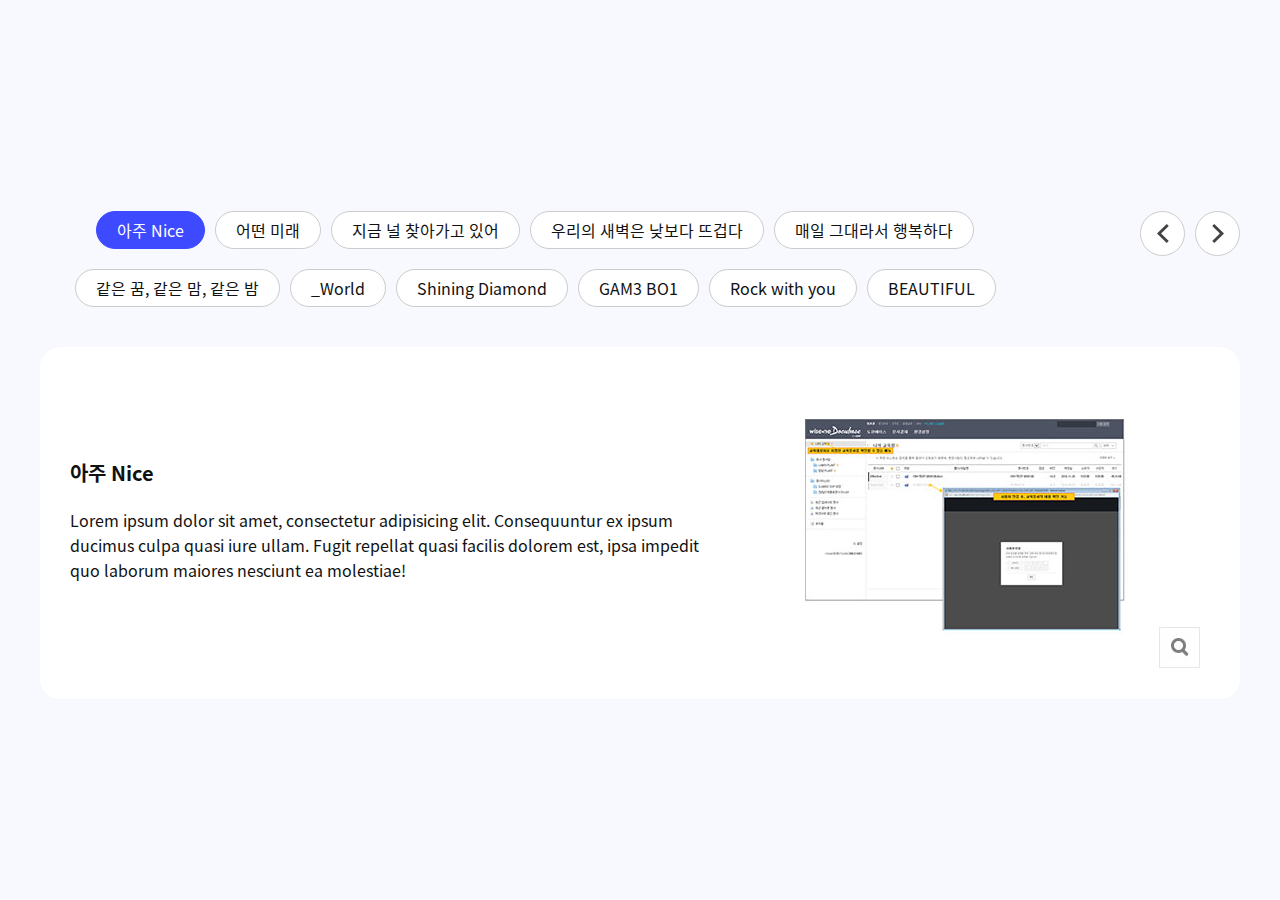
<file: index.html>
<!DOCTYPE html>
<html lang="en">
<head>
    <meta charset="UTF-8">
    <title>플러그인 없이 탭메뉴/슬라이드</title>
    <link rel="stylesheet" href="css/style.min.css">
    <link rel="icon" href="data:;base64,iVBORw0KGgo=">
</head>
<body>
    <div class="wrap">
        <div class="inner">
            <div class="tab_header">
                <ul class="tab_btns">
                    <li class="active"><a href="#none" class="btn">아주 Nice</a></li>
                    <li><a href="#none" class="btn">어떤 미래</a></li>
                    <li><a href="#none" class="btn">지금 널 찾아가고 있어</a></li>
                    <li><a href="#none" class="btn">우리의 새벽은 낮보다 뜨겁다</a></li>
                    <li><a href="#none" class="btn">매일 그대라서 행복하다</a></li>
                    <li><a href="#none" class="btn">같은 꿈, 같은 맘, 같은 밤</a></li>
                    <li><a href="#none" class="btn">_World</a></li>
                    <li><a href="#none" class="btn">Shining Diamond</a></li>
                    <li><a href="#none" class="btn">GAM3 BO1</a></li>
                    <li><a href="#none" class="btn">Rock with you</a></li>
                    <li><a href="#none" class="btn">BEAUTIFUL</a></li>
                </ul>
                <ul class="arrows">
                    <li class="prev"><a href="#none"><i class="arrow"></i></a></li>
                    <li class="next"><a href="#none"><i class="arrow"></i></a></li>
                </ul>
            </div>
            <ul class="tab_area">
                <li>
                    <div class="tab_area_box">
                        <div class="text_box">
                            <h3>아주 Nice</h3>
                            <p class="text">
                                Lorem ipsum dolor sit amet, consectetur adipisicing elit. Consequuntur ex ipsum ducimus culpa quasi iure ullam. Fugit repellat quasi facilis dolorem est, ipsa impedit quo laborum maiores nesciunt ea molestiae!
                            </p>
                        </div>
                        <figure class="img_box">
                            <img src="images/img_EDMS_func_1.jpg" alt="1번째 탭 이미지">
                            <a href="#none" class="photo_zoom"><img src="images/ico_EDMS_func_magnifying_glass.jpg" alt="돋보기 아이콘"></a>
                        </figure>
                    </div>
                </li>
                <li>
                    <div class="tab_area_box">
                        <div class="text_box">
                            <h3>어떤 미래</h3>
                            <p class="text">
                                Lorem ipsum dolor sit amet consectetur adipisicing elit. Rem ipsum, delectus veritatis aliquid ducimus quo enim totam, sint facilis at est ipsam atque. Error assumenda nostrum blanditiis possimus voluptatem iste!
                            </p>
                        </div>
                        <figure class="img_box">
                            <img src="images/img_EDMS_func_2.jpg" alt="2번째 탭 이미지">
                            <a href="#none" class="photo_zoom"><img src="images/ico_EDMS_func_magnifying_glass.jpg" alt="돋보기 아이콘"></a>
                        </figure>
                    </div>
                </li>
                <li>
                    <div class="tab_area_box">
                        <div class="text_box">
                            <h3>지금 널 찾아가고 있어</h3>
                            <p class="text">
                                Lorem ipsum dolor, sit amet consectetur adipisicing elit. Eum, reprehenderit dolor. Nobis maiores deleniti ab itaque repudiandae optio perferendis consectetur quas pariatur fugiat, modi tempore sint accusantium ipsam eos ipsa.
                            </p>
                        </div>
                        <figure class="img_box">
                            <img src="images/img_EDMS_func_3.jpg" alt="3번째 탭 이미지">
                            <a href="#none" class="photo_zoom"><img src="images/ico_EDMS_func_magnifying_glass.jpg" alt="돋보기 아이콘"></a>
                        </figure>
                    </div>
                </li>
                <li>
                    <div class="tab_area_box">
                        <div class="text_box">
                            <h3>우리의 새벽은 낮보다 뜨겁다</h3>
                            <p class="text">
                                Lorem ipsum dolor sit amet consectetur, adipisicing elit. Saepe numquam asperiores laboriosam fuga, animi et dignissimos quis reprehenderit necessitatibus ab obcaecati, nam dolore cumque, ex atque similique corrupti odio? Quos.
                            </p>
                        </div>
                        <figure class="img_box">
                            <img src="images/img_EDMS_func_4.jpg" alt="4번째 탭 이미지">
                            <a href="#none" class="photo_zoom"><img src="images/ico_EDMS_func_magnifying_glass.jpg" alt="돋보기 아이콘"></a>
                        </figure>
                    </div>
                </li>
                <li>
                    <div class="tab_area_box">
                        <div class="text_box">
                            <h3>매일 그대라서 행복하다</h3>
                            <p class="text">
                                Lorem ipsum dolor sit amet consectetur adipisicing elit. Quis sapiente libero nostrum, ipsum, architecto, recusandae aut pariatur quod fugiat facilis et alias! Quos corporis, eligendi pariatur itaque aliquid consectetur consequatur!
                            </p>
                        </div>
                        <figure class="img_box">
                            <img src="images/img_EDMS_func_5.jpg" alt="5번째 탭 이미지">
                            <a href="#none" class="photo_zoom"><img src="images/ico_EDMS_func_magnifying_glass.jpg" alt="돋보기 아이콘"></a>
                        </figure>
                    </div>
                </li>
                <li>
                    <div class="tab_area_box">
                        <div class="text_box">
                            <h3>같은 꿈, 같은 맘, 같은 밤</h3>
                            <p class="text">
                                Lorem ipsum dolor sit, amet consectetur adipisicing elit. Ipsum molestiae minus quisquam cumque voluptatem fuga dicta, sit aut optio est quo unde mollitia, voluptate perferendis, pariatur delectus temporibus veritatis debitis!
                            </p>
                        </div>
                        <figure class="img_box">
                            <img src="images/img_EDMS_func_6.jpg" alt="6번째 탭 이미지">
                            <a href="#none" class="photo_zoom"><img src="images/ico_EDMS_func_magnifying_glass.jpg" alt="돋보기 아이콘"></a>
                        </figure>
                    </div>
                </li>
                <li>
                    <div class="tab_area_box">
                        <div class="text_box">
                            <h3>_World</h3>
                            <p class="text">
                                Lorem ipsum dolor sit amet consectetur adipisicing elit. Esse reiciendis tempora ut hic cupiditate praesentium cum omnis ullam corrupti, in dolorem labore quod, maxime suscipit animi aliquid autem eius neque.
                            </p>
                        </div>
                        <figure class="img_box">
                            <img src="images/img_EDMS_func_7.jpg" alt="7번째 탭 이미지">
                            <a href="#none" class="photo_zoom"><img src="images/ico_EDMS_func_magnifying_glass.jpg" alt="돋보기 아이콘"></a>
                        </figure>
                    </div>
                </li>
                <li>
                    <div class="tab_area_box">
                        <div class="text_box">
                            <h3>Shining Diamond</h3>
                            <p class="text">
                                Lorem ipsum, dolor sit amet consectetur adipisicing elit. Eos quisquam illum cum quasi quae quidem, fugit quam neque nulla, accusantium incidunt. Tempora saepe ad corporis nemo perspiciatis quam molestias quia?
                            </p>
                        </div>
                        <figure class="img_box">
                            <img src="images/img_EDMS_func_8.jpg" alt="8번째 탭 이미지">
                            <a href="#none" class="photo_zoom"><img src="images/ico_EDMS_func_magnifying_glass.jpg" alt="돋보기 아이콘"></a>
                        </figure>
                    </div>
                </li>
                <li>
                    <div class="tab_area_box">
                        <div class="text_box">
                            <h3>GAM3 BO1</h3>
                            <p class="text">
                                Lorem ipsum dolor sit amet consectetur adipisicing elit. Rerum tenetur vitae a laudantium sapiente cupiditate architecto minima tempora, at quos totam nisi sit numquam odit repellendus, id, cumque natus vel.
                            </p>
                        </div>
                        <figure class="img_box">
                            <img src="images/img_EDMS_func_9.jpg" alt="9번째 탭 이미지">
                            <a href="#none" class="photo_zoom"><img src="images/ico_EDMS_func_magnifying_glass.jpg" alt="돋보기 아이콘"></a>
                        </figure>
                    </div>
                </li>
                <li>
                    <div class="tab_area_box">
                        <div class="text_box">
                            <h3>Rock with you</h3>
                            <p class="text">
                                Lorem ipsum, dolor sit amet consectetur adipisicing elit. Obcaecati, voluptatum dicta fuga aliquid consectetur distinctio pariatur reprehenderit nisi rerum, dolorum veritatis perferendis fugit aut incidunt, enim hic saepe necessitatibus harum.
                            </p>
                        </div>
                        <figure class="img_box">
                            <img src="images/img_EDMS_func_10.jpg" alt="10번째 탭 이미지">
                            <a href="#none" class="photo_zoom"><img src="images/ico_EDMS_func_magnifying_glass.jpg" alt="돋보기 아이콘"></a>
                        </figure>
                    </div>
                </li>
                <li>
                    <div class="tab_area_box">
                        <div class="text_box">
                            <h3>BEAUTIFUL</h3>
                            <p class="text">
                                Lorem ipsum dolor sit amet consectetur, adipisicing elit. Incidunt harum vel quos animi possimus unde nobis qui ipsa atque consequuntur, odit, amet illo eius corporis! Beatae, doloremque! Veritatis, vitae non.
                            </p>
                        </div>
                        <figure class="img_box">
                            <img src="images/img_EDMS_func_11.jpg" alt="11번째 탭 이미지">
                            <a href="#none" class="photo_zoom"><img src="images/ico_EDMS_func_magnifying_glass.jpg" alt="돋보기 아이콘"></a>
                        </figure>
                    </div>
                </li>
            </ul>
        </div>
        <div class="popup" id="layer_popup">
            <div class="popup_back">
                <div class="popup_wrap">
                    <a href="#none" class="popup_close"><img src="/images/btn_EDMS_close.png" alt="팝업 닫기"></a>
                    <figure>
                        <!-- <img src="images/img_EDMS_func_1_big.jpg" alt=""> -->
                    </figure>
                </div>
            </div>
        </div>
    </div>
    <script src="js/jquery.min.js"></script>
    <script src="js/script.js"></script>
</body>
</html>
</file>
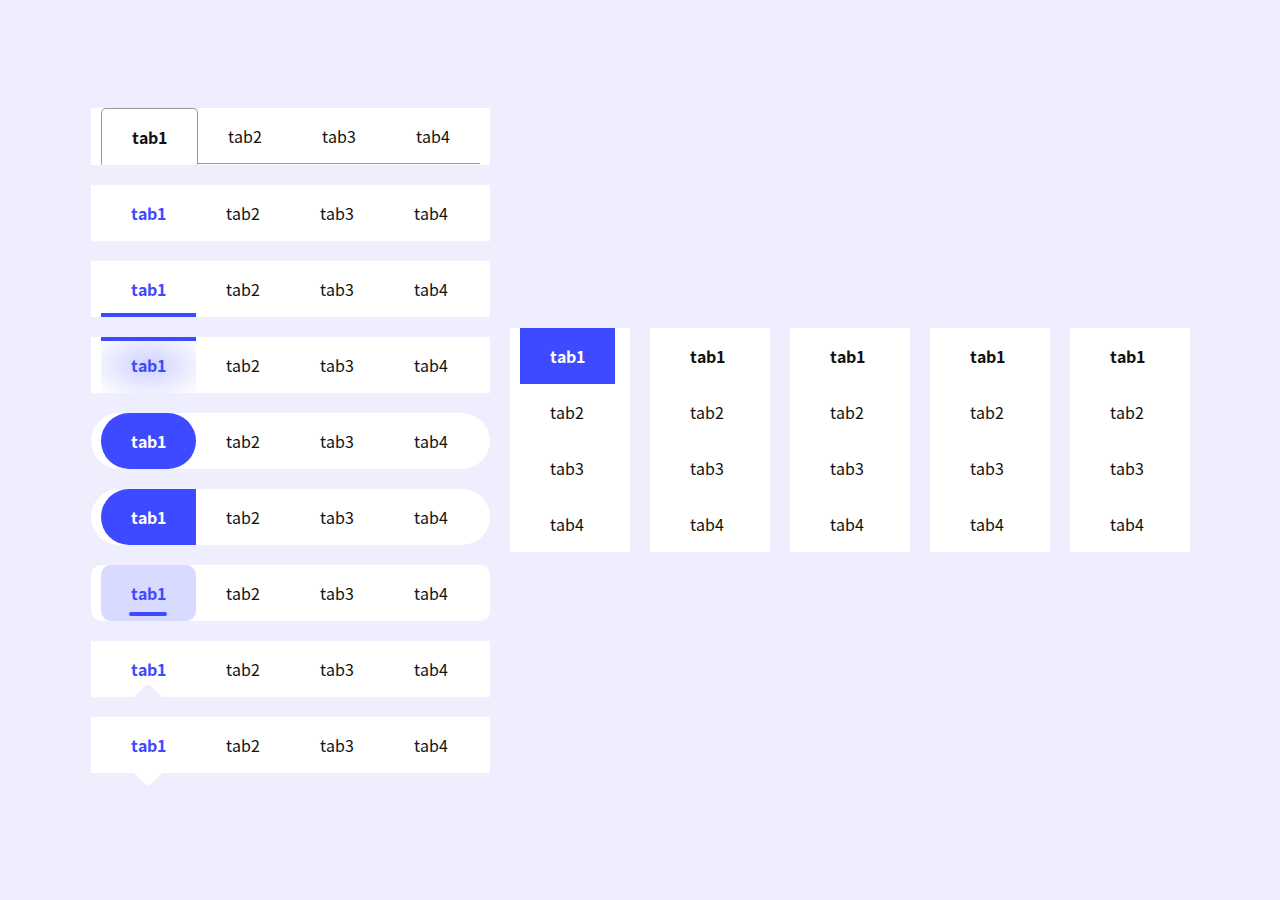
<file: tab_style.html>
<!DOCTYPE html>
<html lang="ko">
<head>
    <meta charset="UTF-8">
    <title>탭메뉴 스타일 구현</title>
    <link rel="stylesheet" href="css/style_02.min.css">
    <link rel="icon" href="data:;base64,iVBORw0KGgo=">
</head>
<body>
    <div class="wrap">
        <div class="inner">
            <div class="tab_01">
                <ul class="tab tab_style_01">
                    <li class="active"><a href="#none">tab1</a></li>
                    <li><a href="#none">tab2</a></li>
                    <li><a href="#none">tab3</a></li>
                    <li><a href="#none">tab4</a></li>
                </ul>
                <ul class="tab tab_style_02">
                    <li class="active"><a href="#none">tab1</a></li>
                    <li><a href="#none">tab2</a></li>
                    <li><a href="#none">tab3</a></li>
                    <li><a href="#none">tab4</a></li>
                </ul>
                <ul class="tab tab_style_03">
                    <li class="active"><a href="#none">tab1</a></li>
                    <li><a href="#none">tab2</a></li>
                    <li><a href="#none">tab3</a></li>
                    <li><a href="#none">tab4</a></li>
                </ul>
                <ul class="tab tab_style_04">
                    <li class="active"><a href="#none">tab1</a></li>
                    <li><a href="#none">tab2</a></li>
                    <li><a href="#none">tab3</a></li>
                    <li><a href="#none">tab4</a></li>
                </ul>
                <ul class="tab tab_style_05">
                    <li class="active"><a href="#none">tab1</a></li>
                    <li><a href="#none">tab2</a></li>
                    <li><a href="#none">tab3</a></li>
                    <li><a href="#none">tab4</a></li>
                </ul>
                <ul class="tab tab_style_06">
                    <li class="active"><a href="#none">tab1</a></li>
                    <li><a href="#none">tab2</a></li>
                    <li><a href="#none">tab3</a></li>
                    <li><a href="#none">tab4</a></li>
                </ul>
                <ul class="tab tab_style_07">
                    <li class="active"><a href="#none">tab1</a></li>
                    <li><a href="#none">tab2</a></li>
                    <li><a href="#none">tab3</a></li>
                    <li><a href="#none">tab4</a></li>
                </ul>
                <ul class="tab tab_style_08">
                    <li class="active"><a href="#none">tab1</a></li>
                    <li><a href="#none">tab2</a></li>
                    <li><a href="#none">tab3</a></li>
                    <li><a href="#none">tab4</a></li>
                </ul>
                <ul class="tab tab_style_09">
                    <li class="active"><a href="#none">tab1</a></li>
                    <li><a href="#none">tab2</a></li>
                    <li><a href="#none">tab3</a></li>
                    <li><a href="#none">tab4</a></li>
                </ul>
            </div>
            <div class="tab_02">
                <ul class="tab tab_style_01">
                    <li class="active"><a href="#none">tab1</a></li>
                    <li><a href="#none">tab2</a></li>
                    <li><a href="#none">tab3</a></li>
                    <li><a href="#none">tab4</a></li>
                </ul>
                <ul class="tab tab_style_02">
                    <li class="active"><a href="#none">tab1</a></li>
                    <li><a href="#none">tab2</a></li>
                    <li><a href="#none">tab3</a></li>
                    <li><a href="#none">tab4</a></li>
                </ul>
                <ul class="tab tab_style_03">
                    <li class="active"><a href="#none">tab1</a></li>
                    <li><a href="#none">tab2</a></li>
                    <li><a href="#none">tab3</a></li>
                    <li><a href="#none">tab4</a></li>
                </ul>
                <ul class="tab tab_style_04">
                    <li class="active"><a href="#none">tab1</a></li>
                    <li><a href="#none">tab2</a></li>
                    <li><a href="#none">tab3</a></li>
                    <li><a href="#none">tab4</a></li>
                </ul>
                <ul class="tab tab_style_05">
                    <li class="active"><a href="#none">tab1</a></li>
                    <li><a href="#none">tab2</a></li>
                    <li><a href="#none">tab3</a></li>
                    <li><a href="#none">tab4</a></li>
                </ul>
            </div>
        </div>
    </div>
    <script src="js/jquery.min.js"></script>
    <script src="js/script_02.js"></script>
</body>
</html>
</file>
<file: css/style.min.css>
*{box-sizing:border-box}html,body,div,span,applet,object,iframe,h1,h2,h3,h4,h5,h6,p,blockquote,pre,a,abbr,acronym,address,big,cite,code,del,dfn,em,img,ins,kbd,q,s,samp,small,strike,strong,sub,sup,tt,var,b,u,i,center,dl,dt,dd,ol,ul,li,fieldset,form,label,legend,table,caption,tbody,tfoot,thead,tr,th,td,article,aside,canvas,details,embed,figure,figcaption,footer,header,hgroup,menu,nav,output,ruby,section,summary,time,mark,audio,video,::placeholder,input,select,option,textarea{margin:0;padding:0;border:0;color:#111;font-size:100%;font-family:"NotoSansKR","Montserrat",sans-serif;font-style:normal;vertical-align:baseline}article,aside,details,figcaption,figure,footer,header,hgroup,menu,nav,section{display:block}body{line-height:1}ol,ul{list-style:none}blockquote,q{quotes:none}blockquote:before,blockquote:after,q:before,q:after{content:"";content:none}table{border-collapse:collapse;border-spacing:0}a{text-decoration:none}input:focus,select:focus,textarea:focus{outline:none}@font-face{font-family:"Montserrat";font-style:normal;font-weight:100;src:url("../fonts/Montserrat-Thin.ttf") format("truetype")}@font-face{font-family:"Montserrat";font-style:normal;font-weight:200;src:url("../fonts/Montserrat-ExtraLight.ttf") format("truetype")}@font-face{font-family:"Montserrat";font-style:normal;font-weight:300;src:url("../fonts/Montserrat-Light.ttf") format("truetype")}@font-face{font-family:"Montserrat";font-style:normal;font-weight:400;src:url("../fonts/Montserrat-Regular.ttf") format("truetype")}@font-face{font-family:"Montserrat";font-style:normal;font-weight:500;src:url("../fonts/Montserrat-Medium.ttf") format("truetype")}@font-face{font-family:"Montserrat";font-style:normal;font-weight:600;src:url("../fonts/Montserrat-SemiBold.ttf") format("truetype")}@font-face{font-family:"Montserrat";font-style:normal;font-weight:700;src:url("../fonts/Montserrat-Bold.ttf") format("truetype")}@font-face{font-family:"Montserrat";font-style:normal;font-weight:800;src:url("../fonts/Montserrat-ExtraBold.ttf") format("truetype")}@font-face{font-family:"Montserrat";font-style:normal;font-weight:900;src:url("../fonts/Montserrat-Black.ttf") format("truetype")}@font-face{font-family:"NotoSansKR";font-style:normal;font-weight:100;src:url("../fonts/NotoSansKR-Thin.woff") format("woff")}@font-face{font-family:"NotoSansKR";font-style:normal;font-weight:300;src:url("../fonts/NotoSansKR-Light.woff") format("woff")}@font-face{font-family:"NotoSansKR";font-style:normal;font-weight:400;src:url("../fonts/NotoSansKR-Regular.woff") format("woff")}@font-face{font-family:"NotoSansKR";font-style:normal;font-weight:500;src:url("../fonts/NotoSansKR-Medium.woff") format("woff")}@font-face{font-family:"NotoSansKR";font-style:normal;font-weight:700;src:url("../fonts/NotoSansKR-Bold.woff") format("woff")}@font-face{font-family:"NotoSansKR";font-style:normal;font-weight:900;src:url("../fonts/NotoSansKR-Black.woff") format("woff")}.ft14{font-size:14px}.ft15{font-size:15px}.ft16{font-size:16px}.ft18{font-size:18px}.ft20{font-size:20px}.ft22{font-size:22px}.ft24{font-size:24px}.ft26{font-size:26px}.ft30{font-size:30px}.t-left{text-align:left}.t-center{text-align:center}.t-right{text-align:right}.pt0{padding-top:0 !important}.pt5{padding-top:5px !important}.pt10{padding-top:10px !important}.pt15{padding-top:15px !important}.pt20{padding-top:20px !important}.pt25{padding-top:25px !important}.pt30{padding-top:30px !important}.pt35{padding-top:35px !important}.pt40{padding-top:40px !important}.pt45{padding-top:45px !important}.pt50{padding-top:50px !important}.pt55{padding-top:55px !important}.pt60{padding-top:60px !important}.pt65{padding-top:65px !important}.pt70{padding-top:70px !important}.pt75{padding-top:75px !important}.pt80{padding-top:80px !important}.pt85{padding-top:85px !important}.pt90{padding-top:90px !important}.pt95{padding-top:95px !important}.pt100{padding-top:100px !important}.pb0{padding-bottom:0 !important}.pb5{padding-bottom:5px !important}.pb10{padding-bottom:10px !important}.pb15{padding-bottom:15px !important}.pb20{padding-bottom:20px !important}.pb25{padding-bottom:25px !important}.pb30{padding-bottom:30px !important}.pb35{padding-bottom:35px !important}.pb40{padding-bottom:40px !important}.pb45{padding-bottom:45px !important}.pb50{padding-bottom:50px !important}.pb55{padding-bottom:55px !important}.pb60{padding-bottom:60px !important}.pb65{padding-bottom:65px !important}.pb70{padding-bottom:70px !important}.pb75{padding-bottom:75px !important}.pb80{padding-bottom:80px !important}.pb85{padding-bottom:85px !important}.pb90{padding-bottom:90px !important}.pb95{padding-bottom:95px !important}.pb100{padding-bottom:100px !important}.pl0{padding-left:0px !important}.pl5{padding-left:5px !important}.pl10{padding-left:10px !important}.pl15{padding-left:15px !important}.pl20{padding-left:20px !important}.pl25{padding-left:25px !important}.pl30{padding-left:30px !important}.pl35{padding-left:35px !important}.pl40{padding-left:40px !important}.pl45{padding-left:45px !important}.pl50{padding-left:50px !important}.pl55{padding-left:55px !important}.pl60{padding-left:60px !important}.pl65{padding-left:65px !important}.pl70{padding-left:70px !important}.pl75{padding-left:75px !important}.pl80{padding-left:80px !important}.pl85{padding-left:85px !important}.pl90{padding-left:90px !important}.pl95{padding-left:95px !important}.pl100{padding-left:100px !important}.pr0{padding-right:0px !important}.pr5{padding-right:5px !important}.pr10{padding-right:10px !important}.pr15{padding-right:15px !important}.pr20{padding-right:20px !important}.pr25{padding-right:25px !important}.pr30{padding-right:30px !important}.pr35{padding-right:35px !important}.pr40{padding-right:40px !important}.pr45{padding-right:45px !important}.pr50{padding-right:50px !important}.pr55{padding-right:55px !important}.pr60{padding-right:60px !important}.pr65{padding-right:65px !important}.pr70{padding-right:70px !important}.pr75{padding-right:75px !important}.pr80{padding-right:80px !important}.pr85{padding-right:85px !important}.pr90{padding-right:90px !important}.pr95{padding-right:95px !important}.pr100{padding-right:100px !important}.mt0{margin-top:0px !important}.mt5{margin-top:5px !important}.mt10{margin-top:10px !important}.mt15{margin-top:15px !important}.mt20{margin-top:20px !important}.mt25{margin-top:25px !important}.mt30{margin-top:30px !important}.mt35{margin-top:35px !important}.mt40{margin-top:40px !important}.mt45{margin-top:45px !important}.mt50{margin-top:50px !important}.mt55{margin-top:55px !important}.mt60{margin-top:60px !important}.mt65{margin-top:65px !important}.mt70{margin-top:70px !important}.mt75{margin-top:75px !important}.mt80{margin-top:80px !important}.mt85{margin-top:85px !important}.mt90{margin-top:90px !important}.mt95{margin-top:95px !important}.mt100{margin-top:100px !important}.mt150{margin-top:150px !important}.mb0{margin-bottom:0px !important}.mb5{margin-bottom:5px !important}.mb10{margin-bottom:10px !important}.mb12{margin-bottom:12px !important}.mb15{margin-bottom:15px !important}.mb20{margin-bottom:20px !important}.mb25{margin-bottom:25px !important}.mb30{margin-bottom:30px !important}.mb35{margin-bottom:35px !important}.mb40{margin-bottom:40px !important}.mb45{margin-bottom:45px !important}.mb50{margin-bottom:50px !important}.mb55{margin-bottom:55px !important}.mb60{margin-bottom:60px !important}.mb65{margin-bottom:65px !important}.mb70{margin-bottom:70px !important}.mb75{margin-bottom:75px !important}.mb80{margin-bottom:80px !important}.mb85{margin-bottom:85px !important}.mb90{margin-bottom:90px !important}.mb95{margin-bottom:95px !important}.mb100{margin-bottom:100px !important}.ml0{margin-left:0px !important}.ml5{margin-left:5px !important}.ml10{margin-left:10px !important}.ml15{margin-left:15px !important}.ml20{margin-left:20px !important}.ml25{margin-left:25px !important}.ml30{margin-left:30px !important}.ml35{margin-left:35px !important}.ml40{margin-left:40px !important}.ml45{margin-left:45px !important}.ml50{margin-left:50px !important}.ml55{margin-left:55px !important}.ml60{margin-left:60px !important}.ml65{margin-left:65px !important}.ml70{margin-left:70px !important}.ml75{margin-left:75px !important}.ml80{margin-left:80px !important}.ml85{margin-left:85px !important}.ml90{margin-left:90px !important}.ml95{margin-left:95px !important}.ml100{margin-left:100px !important}.mr0{margin-right:0px !important}.mr5{margin-right:5px !important}.mr10{margin-right:10px !important}.mr15{margin-right:15px !important}.mr20{margin-right:20px !important}.mr25{margin-right:25px !important}.mr30{margin-right:30px !important}.mr35{margin-right:35px !important}.mr40{margin-right:40px !important}.mr45{margin-right:45px !important}.mr50{margin-right:50px !important}.mr55{margin-right:55px !important}.mr60{margin-right:60px !important}.mr65{margin-right:65px !important}.mr70{margin-right:70px !important}.mr75{margin-right:75px !important}.mr80{margin-right:80px !important}.mr85{margin-right:85px !important}.mr90{margin-right:90px !important}.mr95{margin-right:95px !important}.mr100{margin-right:100px !important}.p0{padding:0 !important}.m0{margin:0 !important}.wrap{display:flex;align-items:center;justify-content:center;height:100vh;background-color:#f8f8ff}.inner{position:relative;width:1200px;border-radius:20px}.tab_header{display:flex;justify-content:space-between}.tab_btns{display:flex;align-items:center;justify-content:center;flex-wrap:wrap;padding-right:210px}.tab_btns li{margin:10px 5px}.tab_btns li.active .btn{border:#eee;color:#fff;border:1px solid #3d4aff;background-color:#3d4aff}.tab_btns li .btn{display:block;padding:10px 20px;border:1px solid #ccc;border-radius:50px;text-align:center;background-color:#fff}.tab_btns li .btn:hover{border-color:rgba(61,74,255,.6)}.tab_area{margin-top:30px;padding:40px 50px 40px 30px;border-radius:20px;background-color:#fff}.tab_area li{display:none}.tab_area li:first-child{display:block}.tab_area_box{display:flex;align-items:center;justify-content:space-between}.tab_area .text_box h3{font-size:20px}.tab_area .text_box .text{margin-top:25px;font-size:16px;line-height:25px;word-break:keep-all}.tab_area .img_box{position:relative}.tab_area .img_box img{margin-left:20px}.tab_area .img_box .photo_zoom{display:block;position:absolute;right:-10px;bottom:-10px}.tab_area .img_box .photo_zoom img{margin-left:0}.arrows{position:relative}.arrows .next,.arrows .prev{position:absolute;top:10px;right:55px}.arrows .next a,.arrows .prev a{display:block;width:45px;height:45px;padding:12px 0;border-radius:50%;border:1px solid #ccc;background-color:#fff}.arrows .next a:hover,.arrows .prev a:hover{border-color:#888}.arrows .next{right:0}.arrows .next .arrow{background-position:-12px 0}.arrows .arrow{display:block;width:12px;height:19px;margin:0 auto;background:url("/images/btn_EDMS_func.png") no-repeat}.popup#layer_popup{display:none}.popup_back{display:flex;align-items:center;justify-content:center;position:absolute;width:100%;height:100%;top:0;left:0;background-color:rgba(17,17,17,.1)}.popup_wrap{position:relative;width:1200px;padding:20px 25px;background-color:#fff}.popup_close{display:block;position:absolute;top:20px;right:25px}
</file>
<file: css/style_02.min.css>
*{box-sizing:border-box}html,body,div,span,applet,object,iframe,h1,h2,h3,h4,h5,h6,p,blockquote,pre,a,abbr,acronym,address,big,cite,code,del,dfn,em,img,ins,kbd,q,s,samp,small,strike,strong,sub,sup,tt,var,b,u,i,center,dl,dt,dd,ol,ul,li,fieldset,form,label,legend,table,caption,tbody,tfoot,thead,tr,th,td,article,aside,canvas,details,embed,figure,figcaption,footer,header,hgroup,menu,nav,output,ruby,section,summary,time,mark,audio,video,::placeholder,input,select,option,textarea{margin:0;padding:0;border:0;color:#111;font-size:100%;font-family:"NotoSansKR","Montserrat",sans-serif;font-style:normal;vertical-align:baseline}article,aside,details,figcaption,figure,footer,header,hgroup,menu,nav,section{display:block}body{line-height:1}ol,ul{list-style:none}blockquote,q{quotes:none}blockquote:before,blockquote:after,q:before,q:after{content:"";content:none}table{border-collapse:collapse;border-spacing:0}a{text-decoration:none}input:focus,select:focus,textarea:focus{outline:none}@font-face{font-family:"Montserrat";font-style:normal;font-weight:100;src:url("../fonts/Montserrat-Thin.ttf") format("truetype")}@font-face{font-family:"Montserrat";font-style:normal;font-weight:200;src:url("../fonts/Montserrat-ExtraLight.ttf") format("truetype")}@font-face{font-family:"Montserrat";font-style:normal;font-weight:300;src:url("../fonts/Montserrat-Light.ttf") format("truetype")}@font-face{font-family:"Montserrat";font-style:normal;font-weight:400;src:url("../fonts/Montserrat-Regular.ttf") format("truetype")}@font-face{font-family:"Montserrat";font-style:normal;font-weight:500;src:url("../fonts/Montserrat-Medium.ttf") format("truetype")}@font-face{font-family:"Montserrat";font-style:normal;font-weight:600;src:url("../fonts/Montserrat-SemiBold.ttf") format("truetype")}@font-face{font-family:"Montserrat";font-style:normal;font-weight:700;src:url("../fonts/Montserrat-Bold.ttf") format("truetype")}@font-face{font-family:"Montserrat";font-style:normal;font-weight:800;src:url("../fonts/Montserrat-ExtraBold.ttf") format("truetype")}@font-face{font-family:"Montserrat";font-style:normal;font-weight:900;src:url("../fonts/Montserrat-Black.ttf") format("truetype")}@font-face{font-family:"NotoSansKR";font-style:normal;font-weight:100;src:url("../fonts/NotoSansKR-Thin.woff") format("woff")}@font-face{font-family:"NotoSansKR";font-style:normal;font-weight:300;src:url("../fonts/NotoSansKR-Light.woff") format("woff")}@font-face{font-family:"NotoSansKR";font-style:normal;font-weight:400;src:url("../fonts/NotoSansKR-Regular.woff") format("woff")}@font-face{font-family:"NotoSansKR";font-style:normal;font-weight:500;src:url("../fonts/NotoSansKR-Medium.woff") format("woff")}@font-face{font-family:"NotoSansKR";font-style:normal;font-weight:700;src:url("../fonts/NotoSansKR-Bold.woff") format("woff")}@font-face{font-family:"NotoSansKR";font-style:normal;font-weight:900;src:url("../fonts/NotoSansKR-Black.woff") format("woff")}.ft14{font-size:14px}.ft15{font-size:15px}.ft16{font-size:16px}.ft18{font-size:18px}.ft20{font-size:20px}.ft22{font-size:22px}.ft24{font-size:24px}.ft26{font-size:26px}.ft30{font-size:30px}.t-left{text-align:left}.t-center{text-align:center}.t-right{text-align:right}.pt0{padding-top:0 !important}.pt5{padding-top:5px !important}.pt10{padding-top:10px !important}.pt15{padding-top:15px !important}.pt20{padding-top:20px !important}.pt25{padding-top:25px !important}.pt30{padding-top:30px !important}.pt35{padding-top:35px !important}.pt40{padding-top:40px !important}.pt45{padding-top:45px !important}.pt50{padding-top:50px !important}.pt55{padding-top:55px !important}.pt60{padding-top:60px !important}.pt65{padding-top:65px !important}.pt70{padding-top:70px !important}.pt75{padding-top:75px !important}.pt80{padding-top:80px !important}.pt85{padding-top:85px !important}.pt90{padding-top:90px !important}.pt95{padding-top:95px !important}.pt100{padding-top:100px !important}.pb0{padding-bottom:0 !important}.pb5{padding-bottom:5px !important}.pb10{padding-bottom:10px !important}.pb15{padding-bottom:15px !important}.pb20{padding-bottom:20px !important}.pb25{padding-bottom:25px !important}.pb30{padding-bottom:30px !important}.pb35{padding-bottom:35px !important}.pb40{padding-bottom:40px !important}.pb45{padding-bottom:45px !important}.pb50{padding-bottom:50px !important}.pb55{padding-bottom:55px !important}.pb60{padding-bottom:60px !important}.pb65{padding-bottom:65px !important}.pb70{padding-bottom:70px !important}.pb75{padding-bottom:75px !important}.pb80{padding-bottom:80px !important}.pb85{padding-bottom:85px !important}.pb90{padding-bottom:90px !important}.pb95{padding-bottom:95px !important}.pb100{padding-bottom:100px !important}.pl0{padding-left:0px !important}.pl5{padding-left:5px !important}.pl10{padding-left:10px !important}.pl15{padding-left:15px !important}.pl20{padding-left:20px !important}.pl25{padding-left:25px !important}.pl30{padding-left:30px !important}.pl35{padding-left:35px !important}.pl40{padding-left:40px !important}.pl45{padding-left:45px !important}.pl50{padding-left:50px !important}.pl55{padding-left:55px !important}.pl60{padding-left:60px !important}.pl65{padding-left:65px !important}.pl70{padding-left:70px !important}.pl75{padding-left:75px !important}.pl80{padding-left:80px !important}.pl85{padding-left:85px !important}.pl90{padding-left:90px !important}.pl95{padding-left:95px !important}.pl100{padding-left:100px !important}.pr0{padding-right:0px !important}.pr5{padding-right:5px !important}.pr10{padding-right:10px !important}.pr15{padding-right:15px !important}.pr20{padding-right:20px !important}.pr25{padding-right:25px !important}.pr30{padding-right:30px !important}.pr35{padding-right:35px !important}.pr40{padding-right:40px !important}.pr45{padding-right:45px !important}.pr50{padding-right:50px !important}.pr55{padding-right:55px !important}.pr60{padding-right:60px !important}.pr65{padding-right:65px !important}.pr70{padding-right:70px !important}.pr75{padding-right:75px !important}.pr80{padding-right:80px !important}.pr85{padding-right:85px !important}.pr90{padding-right:90px !important}.pr95{padding-right:95px !important}.pr100{padding-right:100px !important}.mt0{margin-top:0px !important}.mt5{margin-top:5px !important}.mt10{margin-top:10px !important}.mt15{margin-top:15px !important}.mt20{margin-top:20px !important}.mt25{margin-top:25px !important}.mt30{margin-top:30px !important}.mt35{margin-top:35px !important}.mt40{margin-top:40px !important}.mt45{margin-top:45px !important}.mt50{margin-top:50px !important}.mt55{margin-top:55px !important}.mt60{margin-top:60px !important}.mt65{margin-top:65px !important}.mt70{margin-top:70px !important}.mt75{margin-top:75px !important}.mt80{margin-top:80px !important}.mt85{margin-top:85px !important}.mt90{margin-top:90px !important}.mt95{margin-top:95px !important}.mt100{margin-top:100px !important}.mt150{margin-top:150px !important}.mb0{margin-bottom:0px !important}.mb5{margin-bottom:5px !important}.mb10{margin-bottom:10px !important}.mb12{margin-bottom:12px !important}.mb15{margin-bottom:15px !important}.mb20{margin-bottom:20px !important}.mb25{margin-bottom:25px !important}.mb30{margin-bottom:30px !important}.mb35{margin-bottom:35px !important}.mb40{margin-bottom:40px !important}.mb45{margin-bottom:45px !important}.mb50{margin-bottom:50px !important}.mb55{margin-bottom:55px !important}.mb60{margin-bottom:60px !important}.mb65{margin-bottom:65px !important}.mb70{margin-bottom:70px !important}.mb75{margin-bottom:75px !important}.mb80{margin-bottom:80px !important}.mb85{margin-bottom:85px !important}.mb90{margin-bottom:90px !important}.mb95{margin-bottom:95px !important}.mb100{margin-bottom:100px !important}.ml0{margin-left:0px !important}.ml5{margin-left:5px !important}.ml10{margin-left:10px !important}.ml15{margin-left:15px !important}.ml20{margin-left:20px !important}.ml25{margin-left:25px !important}.ml30{margin-left:30px !important}.ml35{margin-left:35px !important}.ml40{margin-left:40px !important}.ml45{margin-left:45px !important}.ml50{margin-left:50px !important}.ml55{margin-left:55px !important}.ml60{margin-left:60px !important}.ml65{margin-left:65px !important}.ml70{margin-left:70px !important}.ml75{margin-left:75px !important}.ml80{margin-left:80px !important}.ml85{margin-left:85px !important}.ml90{margin-left:90px !important}.ml95{margin-left:95px !important}.ml100{margin-left:100px !important}.mr0{margin-right:0px !important}.mr5{margin-right:5px !important}.mr10{margin-right:10px !important}.mr15{margin-right:15px !important}.mr20{margin-right:20px !important}.mr25{margin-right:25px !important}.mr30{margin-right:30px !important}.mr35{margin-right:35px !important}.mr40{margin-right:40px !important}.mr45{margin-right:45px !important}.mr50{margin-right:50px !important}.mr55{margin-right:55px !important}.mr60{margin-right:60px !important}.mr65{margin-right:65px !important}.mr70{margin-right:70px !important}.mr75{margin-right:75px !important}.mr80{margin-right:80px !important}.mr85{margin-right:85px !important}.mr90{margin-right:90px !important}.mr95{margin-right:95px !important}.mr100{margin-right:100px !important}.p0{padding:0 !important}.m0{margin:0 !important}.wrap{display:flex;height:100vh;align-items:center;justify-content:center;background-color:#eef}.inner{display:flex;align-items:center;justify-content:space-between;position:relative;max-height:700px;border-radius:20px}.tab_01 .tab{display:flex;align-items:center;justify-content:start;padding:0 10px;margin:0 10px 20px;background-color:#fff}.tab_01 a{display:block;padding:20px 30px}.tab_01 .active a{font-weight:bold}.tab_01 .tab_style_01 li{border-bottom:1px solid #999;border-radius:5px 5px 0 0}.tab_01 .tab_style_01 li.active{border:1px solid;border-color:#999 #999 #fff;background-color:#fff}.tab_01 .tab_style_01 li a{margin-bottom:-1px}.tab_01 .tab_style_02 .active a{color:#3d4aff}.tab_01 .tab_style_02 li:hover a{color:rgba(61,74,255,.7)}.tab_01 .tab_style_03 li.active a{position:relative;color:#3d4aff}.tab_01 .tab_style_03 li.active a::before{position:absolute;content:"";width:100%;height:4px;left:0;bottom:0;background-color:#3d4aff}.tab_01 .tab_style_04 li.active a{position:relative;color:#3d4aff;background:radial-gradient(#cfd2ff, #fff)}.tab_01 .tab_style_04 li.active a::before{position:absolute;content:"";width:100%;height:4px;left:0;top:0;background-color:#3d4aff}.tab_01 .tab_style_05{border-radius:50px}.tab_01 .tab_style_05 .active{border-radius:50px;background-color:#3d4aff}.tab_01 .tab_style_05 .active a{color:#fff}.tab_01 .tab_style_06{border-radius:50px}.tab_01 .tab_style_06 .active{background-color:#3d4aff}.tab_01 .tab_style_06 .active:first-child{border-radius:50px 0 0 50px}.tab_01 .tab_style_06 .active:last-child{border-radius:0 50px 50px 0}.tab_01 .tab_style_06 .active a{color:#fff}.tab_01 .tab_style_07{border-radius:10px}.tab_01 .tab_style_07 .active{border-radius:10px;background-color:rgba(61,74,255,.2)}.tab_01 .tab_style_07 .active a{position:relative;color:#3d4aff}.tab_01 .tab_style_07 .active a::before{position:absolute;content:"";width:40%;height:4px;bottom:5px;left:50%;border-radius:50px;transform:translateX(-50%);background-color:#3d4aff}.tab_01 .tab_style_08 .active{position:relative}.tab_01 .tab_style_08 .active::before{position:absolute;content:"";width:20px;height:20px;bottom:-10px;left:50%;border-radius:5px 0;transform:translateX(-50%) rotate(45deg);background-color:#eef}.tab_01 .tab_style_08 .active a{color:#3d4aff}.tab_01 .tab_style_09 .active{position:relative}.tab_01 .tab_style_09 .active::before{position:absolute;content:"";width:20px;height:20px;bottom:-10px;left:50%;border-radius:5px 0;transform:translateX(-50%) rotate(45deg);background-color:#fff}.tab_01 .tab_style_09 .active a{color:#3d4aff}.tab_02{display:flex;align-items:center;flex-wrap:wrap}.tab_02 .tab{display:flex;align-items:center;flex-wrap:wrap;width:120px;padding:0 10px;margin:0 10px 20px;background-color:#fff}.tab_02 a{display:block;padding:20px 30px}.tab_02 .active a{font-weight:bold}.tab_02 .tab_style_01 .active{background-color:#3d4aff}.tab_02 .tab_style_01 .active a{color:#fff}
</file>
